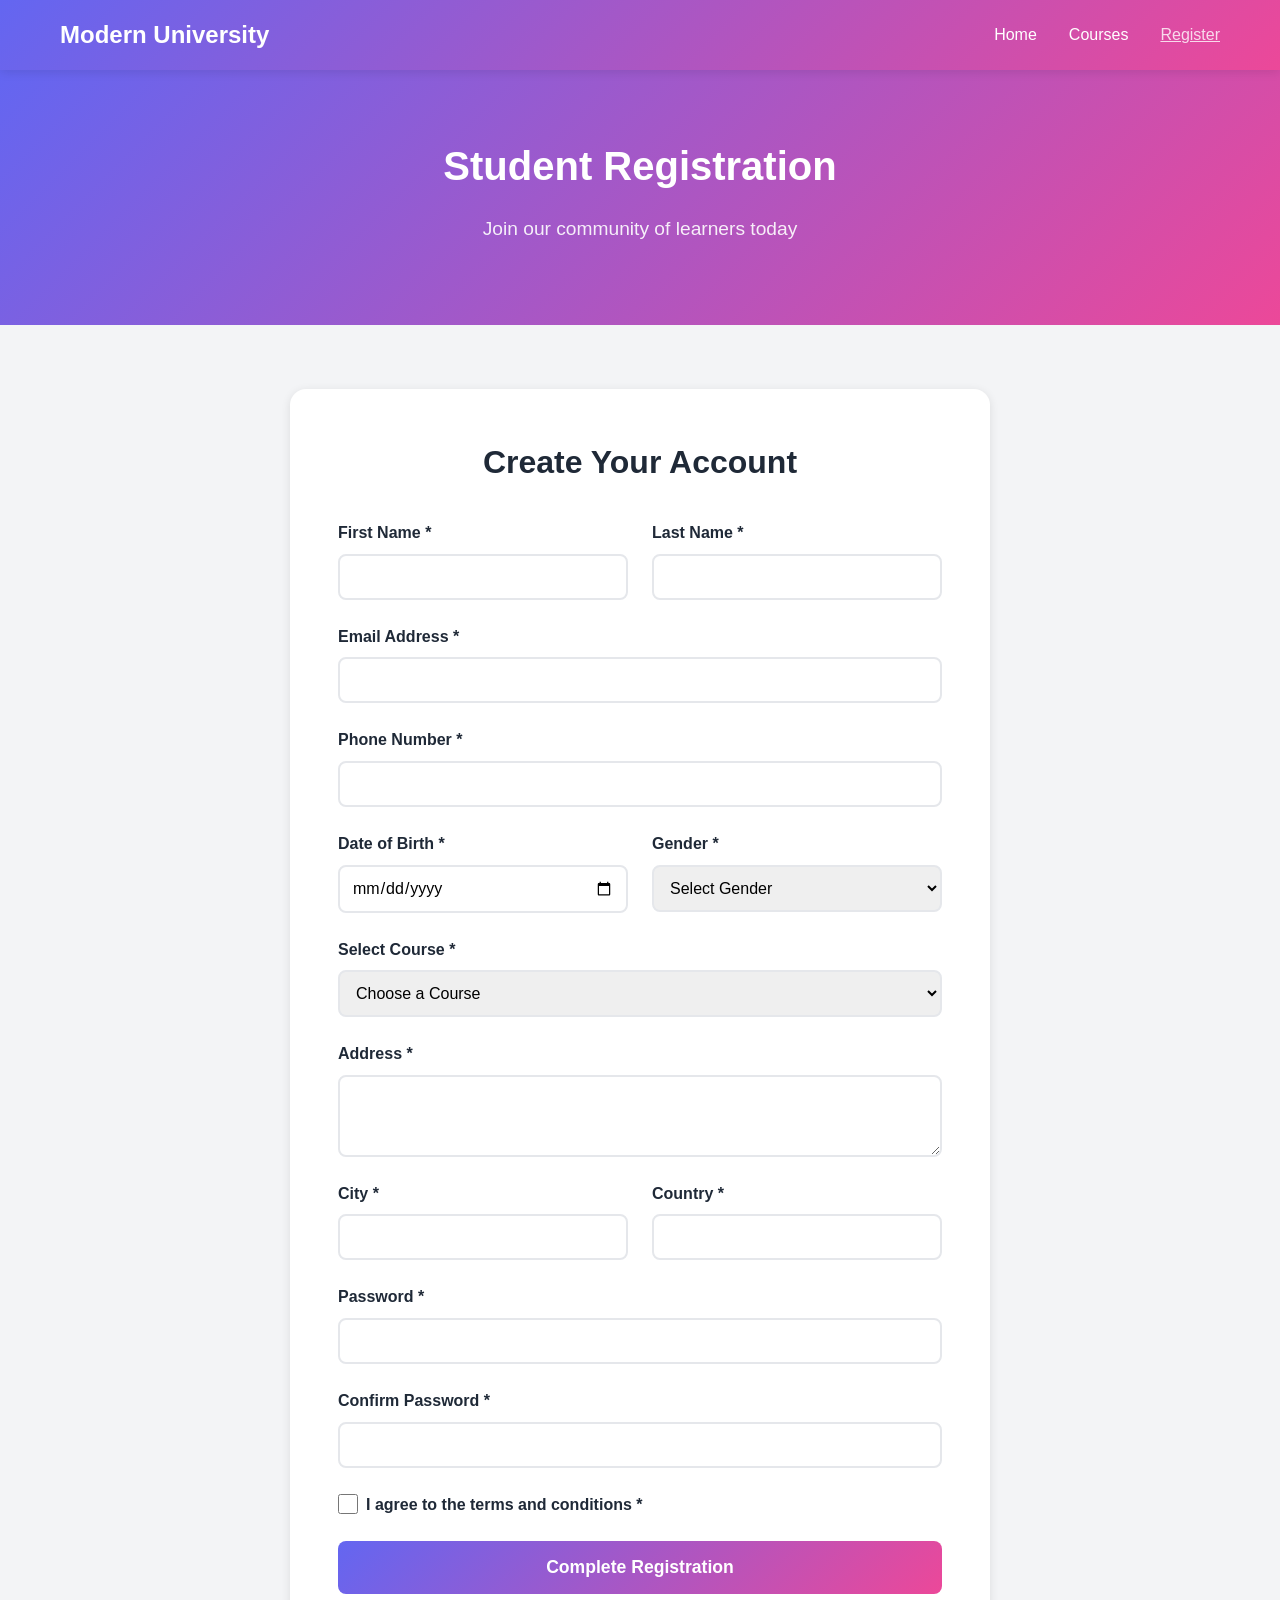
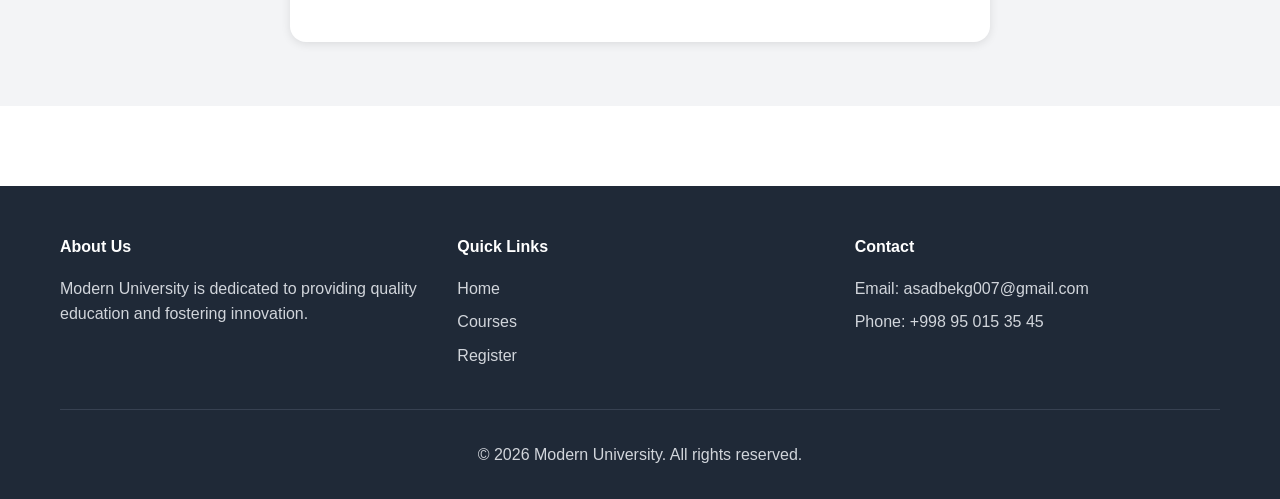
<file: project/Univesity/index.html>
<!DOCTYPE html>
<html lang="en">
<head>
    <meta charset="UTF-8">
    <meta name="viewport" content="width=device-width, initial-scale=1.0">
    <title>Register | Modern University</title>
    <link rel="stylesheet" href="styles.css">
</head>
<body>
    <!-- Navigation -->
    <nav class="navbar">
        <div class="container">
            <div class="nav-wrapper">
                <div class="logo">Modern University</div>
                <ul class="nav-menu">
                    <li><a href="index.html">Home</a></li>
                    <li><a href="courses.html">Courses</a></li>
                    <li><a href="registration.html" class="active">Register</a></li>
                </ul>
                <div class="hamburger">
                    <span></span>
                    <span></span>
                    <span></span>
                </div>
            </div>
        </div>
    </nav>

    <!-- Page Header -->
    <section class="page-header">
        <h1>Student Registration</h1>
        <p>Join our community of learners today</p>
    </section>

    <!-- Registration Form -->
    <section class="registration-section">
        <div class="container">
            <div class="registration-form-wrapper">
                <h2>Create Your Account</h2>
                <form id="registrationForm" class="registration-form">
                    <div class="form-row">
                        <div class="form-group">
                            <label for="firstName">First Name *</label>
                            <input type="text" id="firstName" name="firstName" required>
                            <span class="error-message" id="firstNameError"></span>
                        </div>
                        <div class="form-group">
                            <label for="lastName">Last Name *</label>
                            <input type="text" id="lastName" name="lastName" required>
                            <span class="error-message" id="lastNameError"></span>
                        </div>
                    </div>

                    <div class="form-group">
                        <label for="email">Email Address *</label>
                        <input type="email" id="email" name="email" required>
                        <span class="error-message" id="emailError"></span>
                    </div>

                    <div class="form-group">
                        <label for="phone">Phone Number *</label>
                        <input type="tel" id="phone" name="phone" required>
                        <span class="error-message" id="phoneError"></span>
                    </div>

                    <div class="form-row">
                        <div class="form-group">
                            <label for="dob">Date of Birth *</label>
                            <input type="date" id="dob" name="dob" required>
                            <span class="error-message" id="dobError"></span>
                        </div>
                        <div class="form-group">
                            <label for="gender">Gender *</label>
                            <select id="gender" name="gender" required>
                                <option value="">Select Gender</option>
                                <option value="male">Male</option>
                                <option value="female">Female</option>
                                <option value="other">Other</option>
                            </select>
                            <span class="error-message" id="genderError"></span>
                        </div>
                    </div>

                    <div class="form-group">
                        <label for="course">Select Course *</label>
                        <select id="course" name="course" required>
                            <option value="">Choose a Course</option>
                            <option value="web-development">Web Development Bootcamp</option>
                            <option value="data-science">Data Science Fundamentals</option>
                            <option value="ux-design">UX/UI Design Masterclass</option>
                            <option value="business-admin">Business Administration</option>
                            <option value="cloud-computing">Cloud Computing Essentials</option>
                            <option value="digital-marketing">Digital Marketing Pro</option>
                        </select>
                        <span class="error-message" id="courseError"></span>
                    </div>

                    <div class="form-group">
                        <label for="address">Address *</label>
                        <textarea id="address" name="address" rows="3" required></textarea>
                        <span class="error-message" id="addressError"></span>
                    </div>

                    <div class="form-row">
                        <div class="form-group">
                            <label for="city">City *</label>
                            <input type="text" id="city" name="city" required>
                            <span class="error-message" id="cityError"></span>
                        </div>
                        <div class="form-group">
                            <label for="country">Country *</label>
                            <input type="text" id="country" name="country" required>
                            <span class="error-message" id="countryError"></span>
                        </div>
                    </div>

                    <div class="form-group">
                        <label for="password">Password *</label>
                        <input type="password" id="password" name="password" required>
                        <span class="error-message" id="passwordError"></span>
                    </div>

                    <div class="form-group">
                        <label for="confirmPassword">Confirm Password *</label>
                        <input type="password" id="confirmPassword" name="confirmPassword" required>
                        <span class="error-message" id="confirmPasswordError"></span>
                    </div>

                    <div class="form-group checkbox">
                        <input type="checkbox" id="terms" name="terms" required>
                        <label for="terms">I agree to the terms and conditions *</label>
                        <span class="error-message" id="termsError"></span>
                    </div>

                    <button type="submit" class="btn btn-primary btn-large">Complete Registration</button>
                </form>

                <!-- Success Message -->
                <div id="successMessage" class="success-message" style="display: none;">
                    <h3>Registration Successful! 🎉</h3>
                    <p>Thank you for registering with Modern University. Check your email for next steps.</p>
                    <a href="index.html" class="btn btn-primary">Back to Home</a>
                </div>
            </div>
        </div>
    </section>

    <!-- Footer -->
    <footer class="footer">
        <div class="container">
            <div class="footer-content">
                <div class="footer-section">
                    <h4>About Us</h4>
                    <p>Modern University is dedicated to providing quality education and fostering innovation.</p>
                </div>
                <div class="footer-section">
                    <h4>Quick Links</h4>
                    <ul>
                        <li><a href="index.html">Home</a></li>
                        <li><a href="courses.html">Courses</a></li>
                        <li><a href="registration.html">Register</a></li>
                    </ul>
                </div>
                <div class="footer-section">
                    <h4>Contact</h4>
                    <p>Email: asadbekg007@gmail.com</p>
                    <p>Phone: +998 95 015 35 45</p>
                </div>
            </div>
            <div class="footer-bottom">
                <p>&copy; 2026 Modern University. All rights reserved.</p>
            </div>
        </div>
    </footer>

    <script src="script.js"></script>
</body>
</html>
</file>
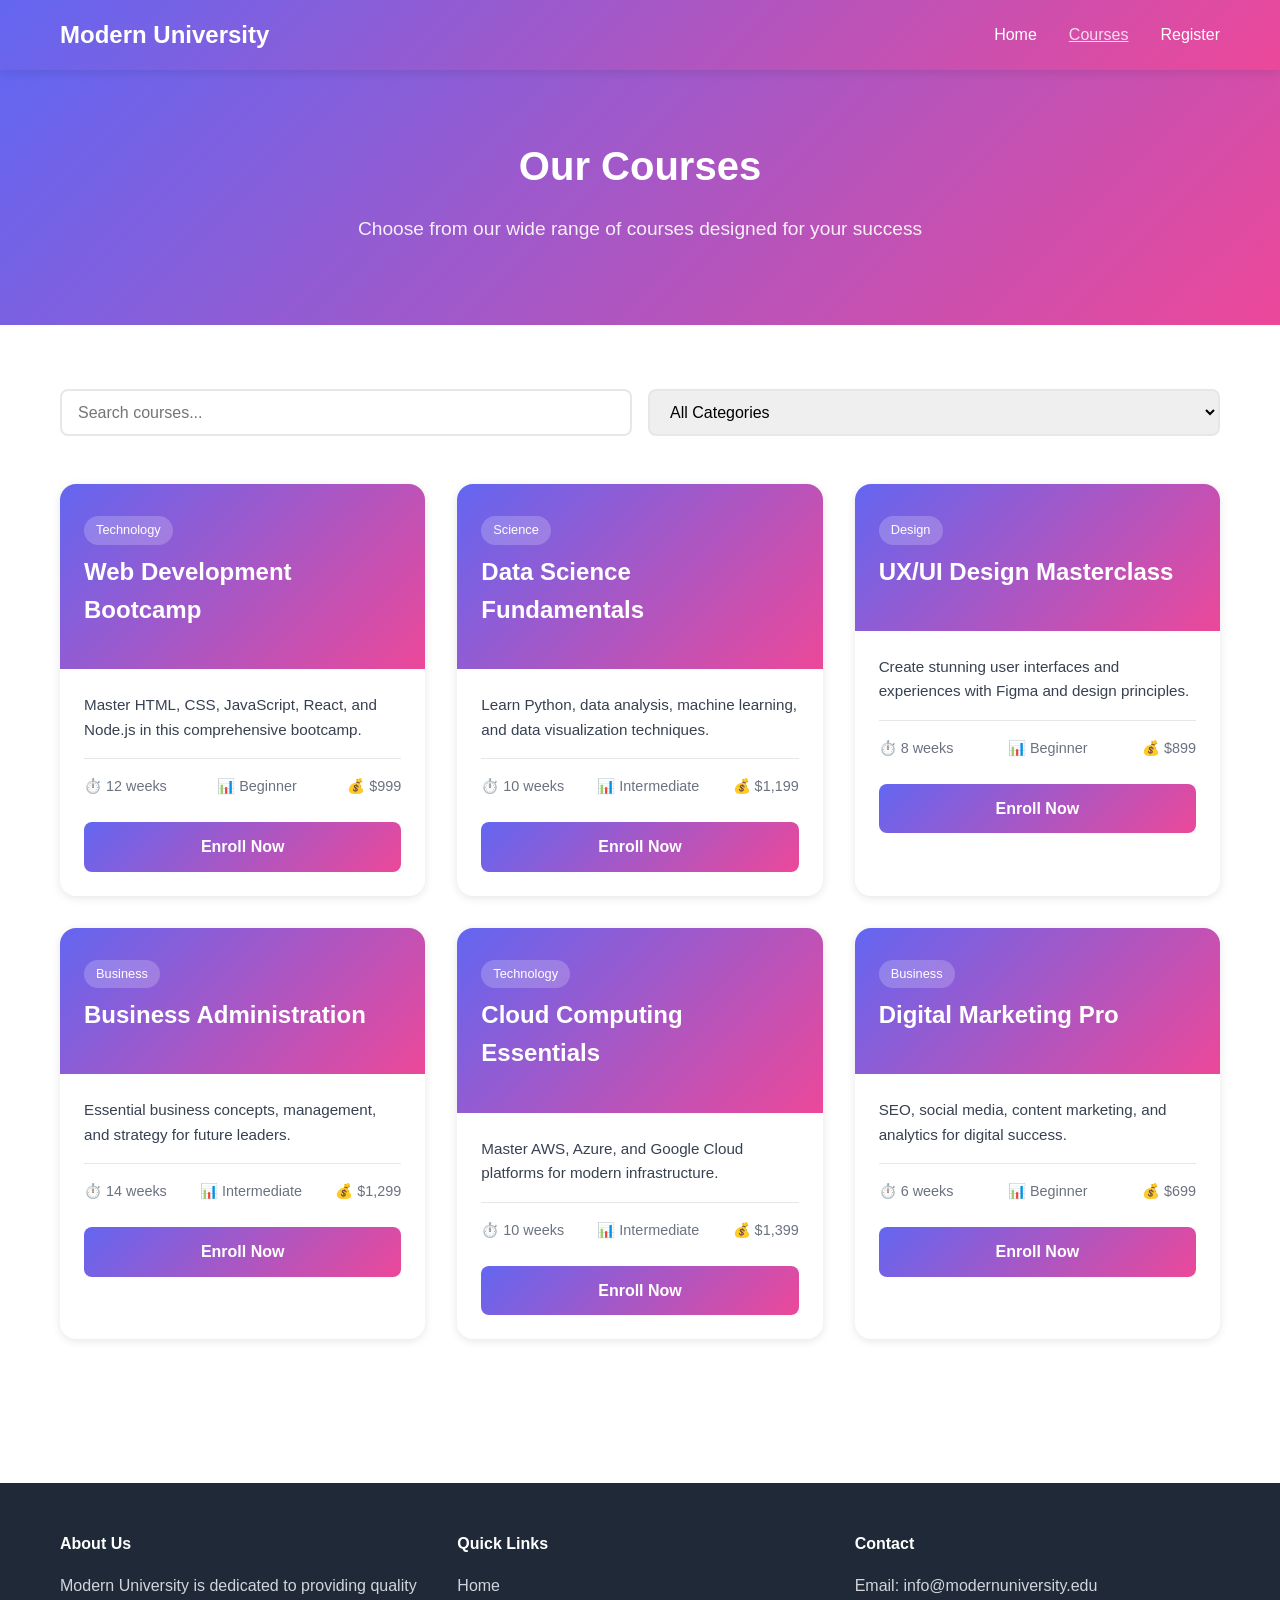
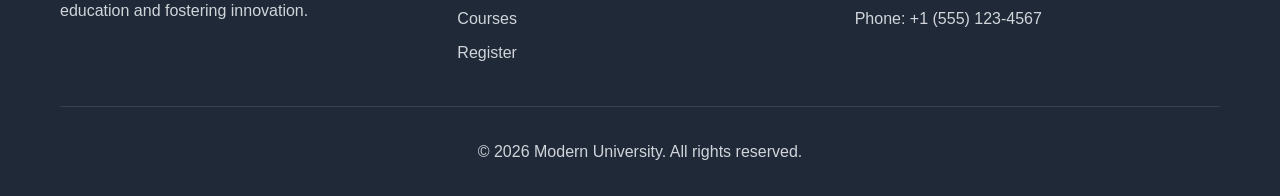
<file: project/Univesity/courses.html>
<!DOCTYPE html>
<html lang="en">
<head>
    <meta charset="UTF-8">
    <meta name="viewport" content="width=device-width, initial-scale=1.0">
    <title>Courses | Modern University</title>
    <link rel="stylesheet" href="styles.css">
</head>
<body>
    <!-- Navigation -->
    <nav class="navbar">
        <div class="container">
            <div class="nav-wrapper">
                <div class="logo">Modern University</div>
                <ul class="nav-menu">
                    <li><a href="index.html">Home</a></li>
                    <li><a href="courses.html" class="active">Courses</a></li>
                    <li><a href="registration.html">Register</a></li>
                </ul>
                <div class="hamburger">
                    <span></span>
                    <span></span>
                    <span></span>
                </div>
            </div>
        </div>
    </nav>

    <!-- Page Header -->
    <section class="page-header">
        <h1>Our Courses</h1>
        <p>Choose from our wide range of courses designed for your success</p>
    </section>

    <!-- Filter Section -->
    <section class="courses-section">
        <div class="container">
            <div class="filter-container">
                <input type="text" id="searchInput" class="search-bar" placeholder="Search courses...">
                <select id="categoryFilter" class="filter-select">
                    <option value="">All Categories</option>
                    <option value="technology">Technology</option>
                    <option value="business">Business</option>
                    <option value="design">Design</option>
                    <option value="science">Science</option>
                </select>
            </div>

            <!-- Courses Grid -->
            <div class="courses-grid" id="coursesGrid">
                <!-- Courses will be populated by JavaScript -->
            </div>
        </div>
    </section>

    <!-- Footer -->
    <footer class="footer">
        <div class="container">
            <div class="footer-content">
                <div class="footer-section">
                    <h4>About Us</h4>
                    <p>Modern University is dedicated to providing quality education and fostering innovation.</p>
                </div>
                <div class="footer-section">
                    <h4>Quick Links</h4>
                    <ul>
                        <li><a href="index.html">Home</a></li>
                        <li><a href="courses.html">Courses</a></li>
                        <li><a href="registration.html">Register</a></li>
                    </ul>
                </div>
                <div class="footer-section">
                    <h4>Contact</h4>
                    <p>Email: info@modernuniversity.edu</p>
                    <p>Phone: +1 (555) 123-4567</p>
                </div>
            </div>
            <div class="footer-bottom">
                <p>&copy; 2026 Modern University. All rights reserved.</p>
            </div>
        </div>
    </footer>

    <script src="script.js"></script>
</body>
</html>
</file>
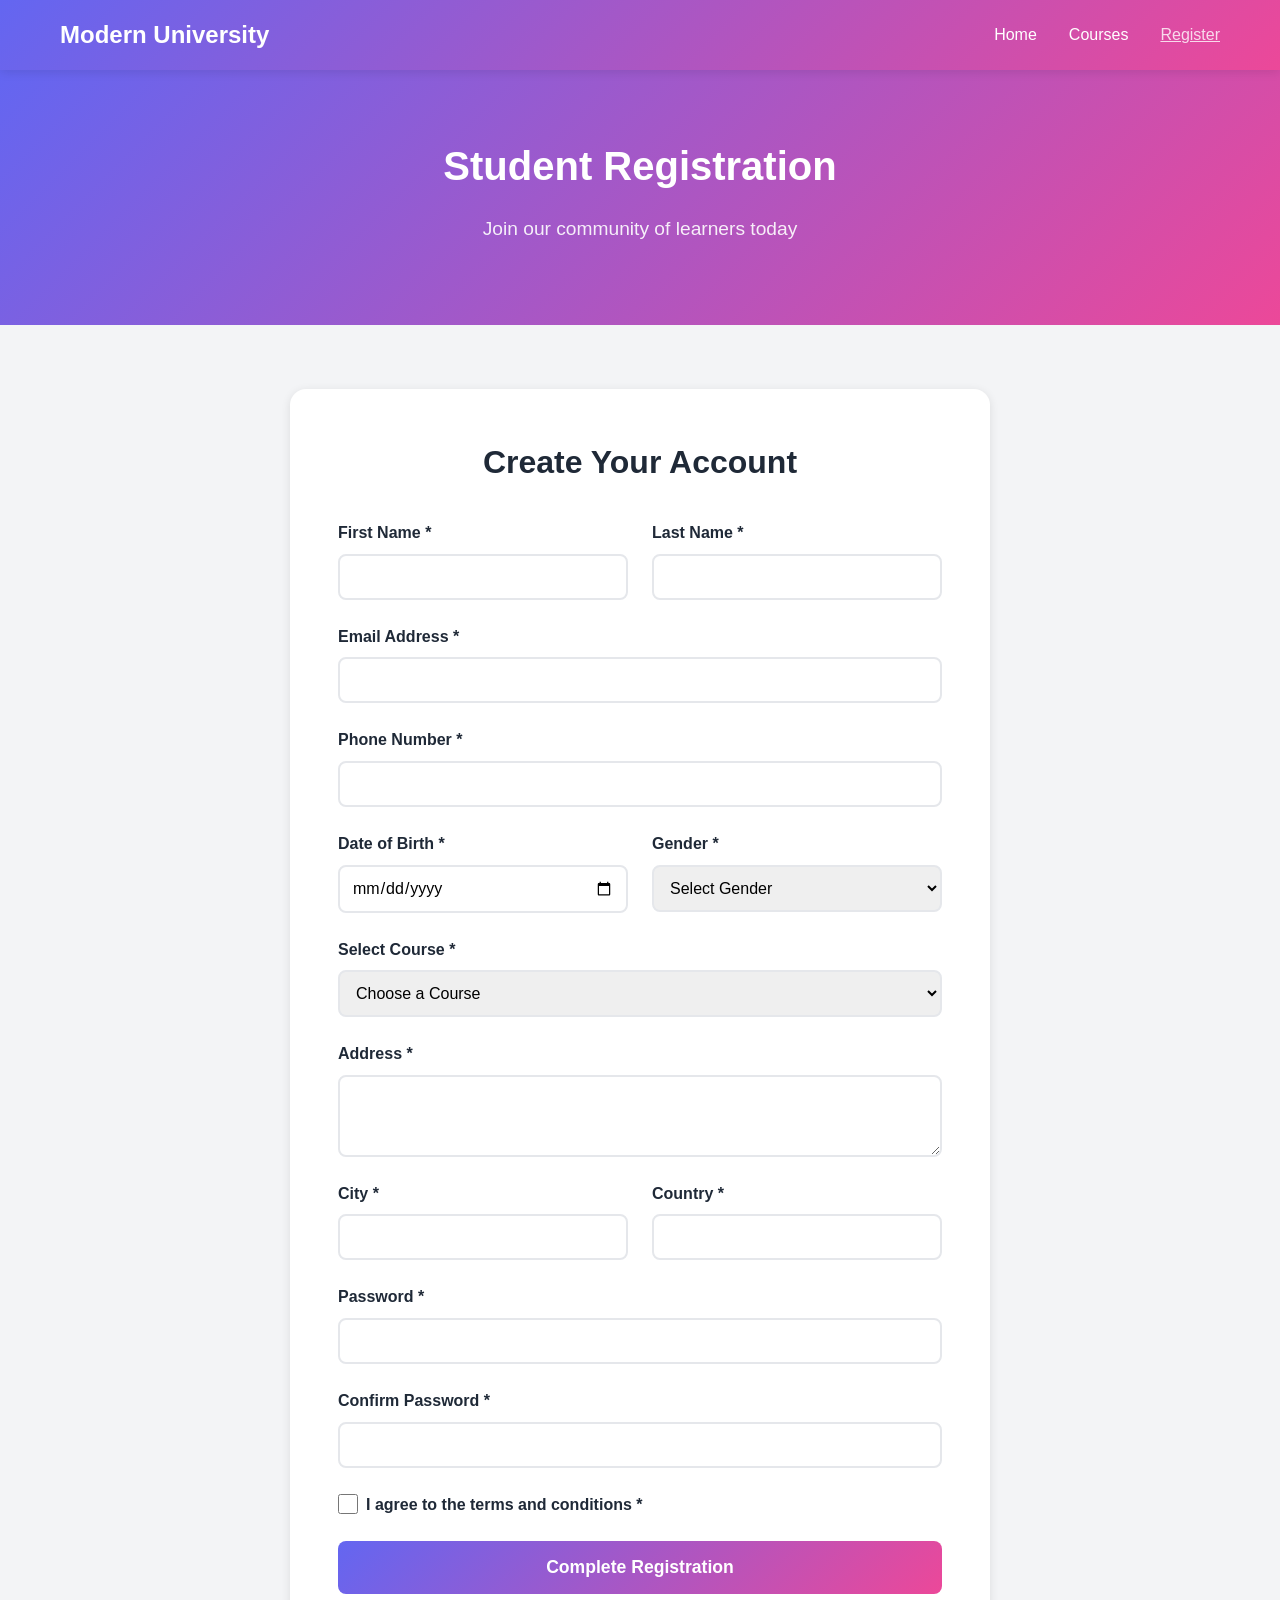
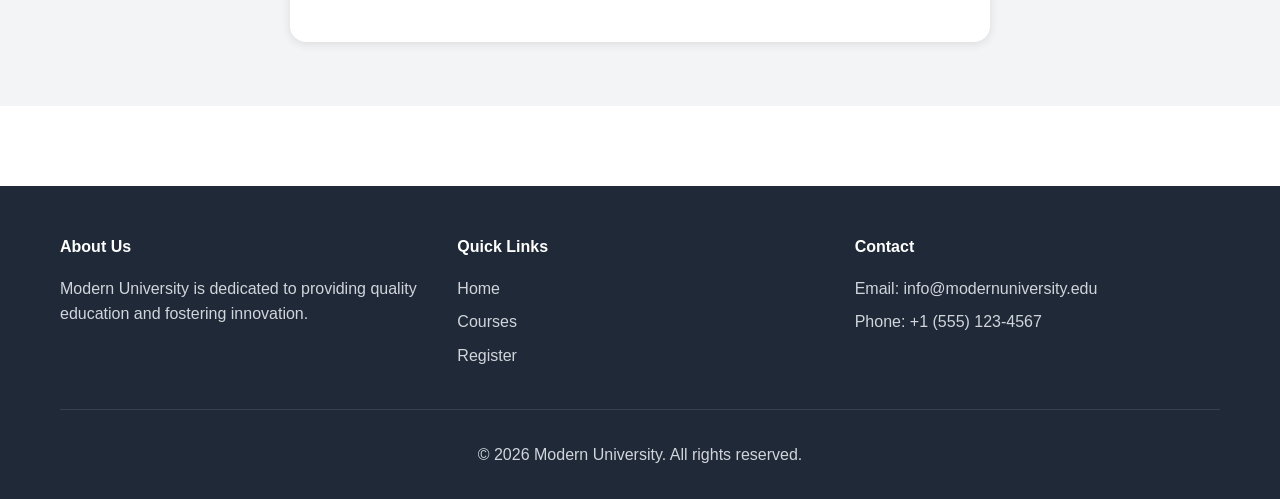
<file: project/Univesity/registration.html>
<!DOCTYPE html>
<html lang="en">
<head>
    <meta charset="UTF-8">
    <meta name="viewport" content="width=device-width, initial-scale=1.0">
    <title>Register | Modern University</title>
    <link rel="stylesheet" href="styles.css">
</head>
<body>
    <!-- Navigation -->
    <nav class="navbar">
        <div class="container">
            <div class="nav-wrapper">
                <div class="logo">Modern University</div>
                <ul class="nav-menu">
                    <li><a href="index.html">Home</a></li>
                    <li><a href="courses.html">Courses</a></li>
                    <li><a href="registration.html" class="active">Register</a></li>
                </ul>
                <div class="hamburger">
                    <span></span>
                    <span></span>
                    <span></span>
                </div>
            </div>
        </div>
    </nav>

    <!-- Page Header -->
    <section class="page-header">
        <h1>Student Registration</h1>
        <p>Join our community of learners today</p>
    </section>

    <!-- Registration Form -->
    <section class="registration-section">
        <div class="container">
            <div class="registration-form-wrapper">
                <h2>Create Your Account</h2>
                <form id="registrationForm" class="registration-form">
                    <div class="form-row">
                        <div class="form-group">
                            <label for="firstName">First Name *</label>
                            <input type="text" id="firstName" name="firstName" required>
                            <span class="error-message" id="firstNameError"></span>
                        </div>
                        <div class="form-group">
                            <label for="lastName">Last Name *</label>
                            <input type="text" id="lastName" name="lastName" required>
                            <span class="error-message" id="lastNameError"></span>
                        </div>
                    </div>

                    <div class="form-group">
                        <label for="email">Email Address *</label>
                        <input type="email" id="email" name="email" required>
                        <span class="error-message" id="emailError"></span>
                    </div>

                    <div class="form-group">
                        <label for="phone">Phone Number *</label>
                        <input type="tel" id="phone" name="phone" required>
                        <span class="error-message" id="phoneError"></span>
                    </div>

                    <div class="form-row">
                        <div class="form-group">
                            <label for="dob">Date of Birth *</label>
                            <input type="date" id="dob" name="dob" required>
                            <span class="error-message" id="dobError"></span>
                        </div>
                        <div class="form-group">
                            <label for="gender">Gender *</label>
                            <select id="gender" name="gender" required>
                                <option value="">Select Gender</option>
                                <option value="male">Male</option>
                                <option value="female">Female</option>
                                <option value="other">Other</option>
                            </select>
                            <span class="error-message" id="genderError"></span>
                        </div>
                    </div>

                    <div class="form-group">
                        <label for="course">Select Course *</label>
                        <select id="course" name="course" required>
                            <option value="">Choose a Course</option>
                            <option value="web-development">Web Development Bootcamp</option>
                            <option value="data-science">Data Science Fundamentals</option>
                            <option value="ux-design">UX/UI Design Masterclass</option>
                            <option value="business-admin">Business Administration</option>
                            <option value="cloud-computing">Cloud Computing Essentials</option>
                            <option value="digital-marketing">Digital Marketing Pro</option>
                        </select>
                        <span class="error-message" id="courseError"></span>
                    </div>

                    <div class="form-group">
                        <label for="address">Address *</label>
                        <textarea id="address" name="address" rows="3" required></textarea>
                        <span class="error-message" id="addressError"></span>
                    </div>

                    <div class="form-row">
                        <div class="form-group">
                            <label for="city">City *</label>
                            <input type="text" id="city" name="city" required>
                            <span class="error-message" id="cityError"></span>
                        </div>
                        <div class="form-group">
                            <label for="country">Country *</label>
                            <input type="text" id="country" name="country" required>
                            <span class="error-message" id="countryError"></span>
                        </div>
                    </div>

                    <div class="form-group">
                        <label for="password">Password *</label>
                        <input type="password" id="password" name="password" required>
                        <span class="error-message" id="passwordError"></span>
                    </div>

                    <div class="form-group">
                        <label for="confirmPassword">Confirm Password *</label>
                        <input type="password" id="confirmPassword" name="confirmPassword" required>
                        <span class="error-message" id="confirmPasswordError"></span>
                    </div>

                    <div class="form-group checkbox">
                        <input type="checkbox" id="terms" name="terms" required>
                        <label for="terms">I agree to the terms and conditions *</label>
                        <span class="error-message" id="termsError"></span>
                    </div>

                    <button type="submit" class="btn btn-primary btn-large">Complete Registration</button>
                </form>

                <!-- Success Message -->
                <div id="successMessage" class="success-message" style="display: none;">
                    <h3>Registration Successful! 🎉</h3>
                    <p>Thank you for registering with Modern University. Check your email for next steps.</p>
                    <a href="index.html" class="btn btn-primary">Back to Home</a>
                </div>
            </div>
        </div>
    </section>

    <!-- Footer -->
    <footer class="footer">
        <div class="container">
            <div class="footer-content">
                <div class="footer-section">
                    <h4>About Us</h4>
                    <p>Modern University is dedicated to providing quality education and fostering innovation.</p>
                </div>
                <div class="footer-section">
                    <h4>Quick Links</h4>
                    <ul>
                        <li><a href="index.html">Home</a></li>
                        <li><a href="courses.html">Courses</a></li>
                        <li><a href="registration.html">Register</a></li>
                    </ul>
                </div>
                <div class="footer-section">
                    <h4>Contact</h4>
                    <p>Email: info@modernuniversity.edu</p>
                    <p>Phone: +1 (555) 123-4567</p>
                </div>
            </div>
            <div class="footer-bottom">
                <p>&copy; 2026 Modern University. All rights reserved.</p>
            </div>
        </div>
    </footer>

    <script src="script.js"></script>
</body>
</html>
</file>
<file: project/Univesity/styles.css>
/* Global Styles */
* {
    margin: 0;
    padding: 0;
    box-sizing: border-box;
}

:root {
    --primary-color: #6366f1;
    --secondary-color: #ec4899;
    --dark-color: #1f2937;
    --light-color: #f3f4f6;
    --success-color: #10b981;
    --error-color: #ef4444;
    --text-color: #374151;
    --border-color: #e5e7eb;
}

html {
    scroll-behavior: smooth;
}

body {
    font-family: 'Segoe UI', Tahoma, Geneva, Verdana, sans-serif;
    line-height: 1.6;
    color: var(--text-color);
    background-color: #ffffff;
}

.container {
    max-width: 1200px;
    margin: 0 auto;
    padding: 0 20px;
}

/* Typography */
h1, h2, h3, h4, h5, h6 {
    color: var(--dark-color);
    margin-bottom: 1rem;
    font-weight: 600;
}

h1 {
    font-size: 2.5rem;
}

h2 {
    font-size: 2rem;
}

h3 {
    font-size: 1.5rem;
}

p {
    margin-bottom: 1rem;
}

a {
    text-decoration: none;
    color: var(--primary-color);
    transition: color 0.3s ease;
}

a:hover {
    color: var(--secondary-color);
}

/* Navigation Bar */
.navbar {
    background: linear-gradient(135deg, var(--primary-color) 0%, var(--secondary-color) 100%);
    padding: 1rem 0;
    position: sticky;
    top: 0;
    z-index: 1000;
    box-shadow: 0 2px 10px rgba(0, 0, 0, 0.1);
}

.nav-wrapper {
    display: flex;
    justify-content: space-between;
    align-items: center;
}

.logo {
    color: white;
    font-size: 1.5rem;
    font-weight: bold;
}

.nav-menu {
    display: flex;
    list-style: none;
    gap: 2rem;
}

.nav-menu a {
    color: white;
    font-weight: 500;
    transition: opacity 0.3s ease;
}

.nav-menu a:hover,
.nav-menu a.active {
    opacity: 0.8;
    text-decoration: underline;
}

.hamburger {
    display: none;
    flex-direction: column;
    cursor: pointer;
}

.hamburger span {
    width: 25px;
    height: 3px;
    background-color: white;
    margin: 5px 0;
    transition: 0.3s;
}

/* Buttons */
.btn {
    padding: 0.75rem 2rem;
    border: none;
    border-radius: 0.5rem;
    cursor: pointer;
    font-size: 1rem;
    font-weight: 600;
    transition: all 0.3s ease;
    display: inline-block;
    text-align: center;
}

.btn-primary {
    background: linear-gradient(135deg, var(--primary-color) 0%, var(--secondary-color) 100%);
    color: white;
}

.btn-primary:hover {
    transform: translateY(-2px);
    box-shadow: 0 5px 20px rgba(99, 102, 241, 0.4);
}

.btn-secondary {
    background-color: transparent;
    color: white;
    border: 2px solid white;
}

.btn-secondary:hover {
    background-color: white;
    color: var(--primary-color);
}

.btn-large {
    padding: 1rem 3rem;
    font-size: 1.1rem;
}

/* Hero Section */
.hero {
    background: linear-gradient(135deg, var(--primary-color) 0%, var(--secondary-color) 100%);
    color: white;
    padding: 8rem 2rem;
    text-align: center;
    min-height: 500px;
    display: flex;
    align-items: center;
    justify-content: center;
}

.hero-content h1 {
    color: white;
    font-size: 3rem;
    margin-bottom: 1rem;
}

.hero-content p {
    font-size: 1.5rem;
    margin-bottom: 2rem;
    opacity: 0.9;
}

.hero-content {
    max-width: 800px;
}

.hero-content .btn {
    margin: 0 1rem;
}

/* Features Section */
.features {
    padding: 5rem 0;
    background-color: var(--light-color);
}

.features h2 {
    text-align: center;
    margin-bottom: 3rem;
}

.features-grid {
    display: grid;
    grid-template-columns: repeat(auto-fit, minmax(250px, 1fr));
    gap: 2rem;
}

.feature-card {
    background: white;
    padding: 2rem;
    border-radius: 1rem;
    text-align: center;
    box-shadow: 0 2px 10px rgba(0, 0, 0, 0.1);
    transition: transform 0.3s ease, box-shadow 0.3s ease;
}

.feature-card:hover {
    transform: translateY(-5px);
    box-shadow: 0 10px 30px rgba(0, 0, 0, 0.15);
}

.feature-icon {
    font-size: 3rem;
    margin-bottom: 1rem;
}

.feature-card h3 {
    margin-bottom: 0.5rem;
}

/* Stats Section */
.stats {
    background: linear-gradient(135deg, var(--primary-color) 0%, var(--secondary-color) 100%);
    color: white;
    padding: 3rem 0;
}

.stats .container {
    display: grid;
    grid-template-columns: repeat(auto-fit, minmax(200px, 1fr));
    gap: 2rem;
    text-align: center;
}

.stat-item h3 {
    color: white;
    font-size: 2.5rem;
    margin-bottom: 0.5rem;
}

.stat-item p {
    font-size: 1.1rem;
    opacity: 0.9;
}

/* CTA Section */
.cta {
    background-color: var(--light-color);
    padding: 4rem 2rem;
    text-align: center;
}

.cta h2 {
    margin-bottom: 1rem;
}

.cta p {
    font-size: 1.2rem;
    margin-bottom: 2rem;
}

/* Page Header */
.page-header {
    background: linear-gradient(135deg, var(--primary-color) 0%, var(--secondary-color) 100%);
    color: white;
    padding: 4rem 2rem;
    text-align: center;
}

.page-header h1 {
    color: white;
    font-size: 2.5rem;
}

.page-header p {
    font-size: 1.2rem;
    opacity: 0.9;
}

/* Courses Section */
.courses-section {
    padding: 4rem 0;
}

.filter-container {
    display: flex;
    gap: 1rem;
    margin-bottom: 3rem;
    flex-wrap: wrap;
}

.search-bar,
.filter-select {
    flex: 1;
    min-width: 200px;
    padding: 0.75rem 1rem;
    border: 2px solid var(--border-color);
    border-radius: 0.5rem;
    font-size: 1rem;
    transition: border-color 0.3s ease;
}

.search-bar:focus,
.filter-select:focus {
    outline: none;
    border-color: var(--primary-color);
}

.courses-grid {
    display: grid;
    grid-template-columns: repeat(auto-fill, minmax(300px, 1fr));
    gap: 2rem;
}

.course-card {
    background: white;
    border-radius: 1rem;
    overflow: hidden;
    box-shadow: 0 2px 10px rgba(0, 0, 0, 0.1);
    transition: transform 0.3s ease, box-shadow 0.3s ease;
}

.course-card:hover {
    transform: translateY(-5px);
    box-shadow: 0 10px 30px rgba(0, 0, 0, 0.15);
}

.course-header {
    background: linear-gradient(135deg, var(--primary-color) 0%, var(--secondary-color) 100%);
    color: white;
    padding: 2rem 1.5rem;
}

.course-category {
    display: inline-block;
    background-color: rgba(255, 255, 255, 0.2);
    color: white;
    padding: 0.25rem 0.75rem;
    border-radius: 2rem;
    font-size: 0.8rem;
    margin-bottom: 0.5rem;
}

.course-header h3 {
    color: white;
    margin-bottom: 0.5rem;
}

.course-body {
    padding: 1.5rem;
}

.course-body p {
    color: var(--text-color);
    font-size: 0.95rem;
    margin-bottom: 1rem;
}

.course-details {
    display: flex;
    justify-content: space-between;
    font-size: 0.9rem;
    color: #6b7280;
    margin-bottom: 1.5rem;
    padding-top: 1rem;
    border-top: 1px solid var(--border-color);
}

.course-details span {
    display: flex;
    align-items: center;
    gap: 0.5rem;
}

.course-body .btn {
    width: 100%;
}

/* Registration Section */
.registration-section {
    padding: 4rem 0;
    background-color: var(--light-color);
}

.registration-form-wrapper {
    background: white;
    padding: 3rem;
    border-radius: 1rem;
    box-shadow: 0 2px 10px rgba(0, 0, 0, 0.1);
    max-width: 700px;
    margin: 0 auto;
}

.registration-form-wrapper h2 {
    text-align: center;
    margin-bottom: 2rem;
}

.registration-form {
    display: flex;
    flex-direction: column;
}

.form-group {
    margin-bottom: 1.5rem;
    display: flex;
    flex-direction: column;
}

.form-row {
    display: grid;
    grid-template-columns: 1fr 1fr;
    gap: 1.5rem;
}

.form-group label {
    margin-bottom: 0.5rem;
    font-weight: 600;
    color: var(--dark-color);
}

.form-group input,
.form-group textarea,
.form-group select {
    padding: 0.75rem;
    border: 2px solid var(--border-color);
    border-radius: 0.5rem;
    font-size: 1rem;
    font-family: inherit;
    transition: border-color 0.3s ease;
}

.form-group input:focus,
.form-group textarea:focus,
.form-group select:focus {
    outline: none;
    border-color: var(--primary-color);
}

.form-group input.error,
.form-group textarea.error,
.form-group select.error {
    border-color: var(--error-color);
}

.form-group.checkbox {
    flex-direction: row;
    align-items: center;
    gap: 0.5rem;
}

.form-group.checkbox input {
    width: 20px;
    height: 20px;
    cursor: pointer;
}

.form-group.checkbox label {
    margin: 0;
    cursor: pointer;
}

.error-message {
    color: var(--error-color);
    font-size: 0.85rem;
    margin-top: 0.25rem;
    display: none;
}

.error-message.show {
    display: block;
}

.success-message {
    background-color: #d1fae5;
    border: 2px solid var(--success-color);
    color: #065f46;
    padding: 2rem;
    border-radius: 1rem;
    text-align: center;
}

.success-message h3 {
    color: #065f46;
    margin-bottom: 1rem;
}

.success-message .btn {
    margin-top: 1rem;
}

/* Footer */
.footer {
    background-color: var(--dark-color);
    color: white;
    padding: 3rem 0 1rem;
    margin-top: 5rem;
}

.footer-content {
    display: grid;
    grid-template-columns: repeat(auto-fit, minmax(250px, 1fr));
    gap: 2rem;
    margin-bottom: 2rem;
}

.footer-section h4 {
    color: white;
    margin-bottom: 1rem;
}

.footer-section p {
    color: #d1d5db;
    margin-bottom: 0.5rem;
}

.footer-section ul {
    list-style: none;
}

.footer-section ul li {
    margin-bottom: 0.5rem;
}

.footer-section a {
    color: #d1d5db;
}

.footer-section a:hover {
    color: white;
}

.footer-bottom {
    border-top: 1px solid #374151;
    padding-top: 2rem;
    text-align: center;
    color: #d1d5db;
}

/* Responsive Design */
@media (max-width: 768px) {
    h1 {
        font-size: 2rem;
    }

    h2 {
        font-size: 1.5rem;
    }

    .hamburger {
        display: flex;
    }

    .nav-menu {
        position: absolute;
        left: -100%;
        top: 70px;
        flex-direction: column;
        background-color: var(--primary-color);
        width: 100%;
        text-align: center;
        transition: 0.3s;
        box-shadow: 0 10px 27px rgba(0, 0, 0, 0.05);
        padding: 2rem 0;
    }

    .nav-menu.active {
        left: 0;
    }

    .nav-menu li {
        margin: 1rem 0;
    }

    .hero {
        padding: 3rem 1rem;
    }

    .hero-content h1 {
        font-size: 2rem;
    }

    .hero-content p {
        font-size: 1.1rem;
    }

    .hero-content .btn {
        display: block;
        margin: 1rem auto;
    }

    .form-row {
        grid-template-columns: 1fr;
    }

    .filter-container {
        flex-direction: column;
    }

    .search-bar,
    .filter-select {
        width: 100%;
    }

    .courses-grid {
        grid-template-columns: 1fr;
    }

    .registration-form-wrapper {
        padding: 1.5rem;
    }

    .stats .container {
        grid-template-columns: repeat(2, 1fr);
    }
}

@media (max-width: 480px) {
    .hero-content .btn {
        padding: 0.75rem 1.5rem;
        font-size: 0.9rem;
        margin: 0.5rem auto;
    }

    .page-header {
        padding: 2rem 1rem;
    }

    .page-header h1 {
        font-size: 1.75rem;
    }

    .footer-content {
        grid-template-columns: 1fr;
        text-align: center;
    }

    .stats .container {
        grid-template-columns: 1fr;
    }
}
</file>
